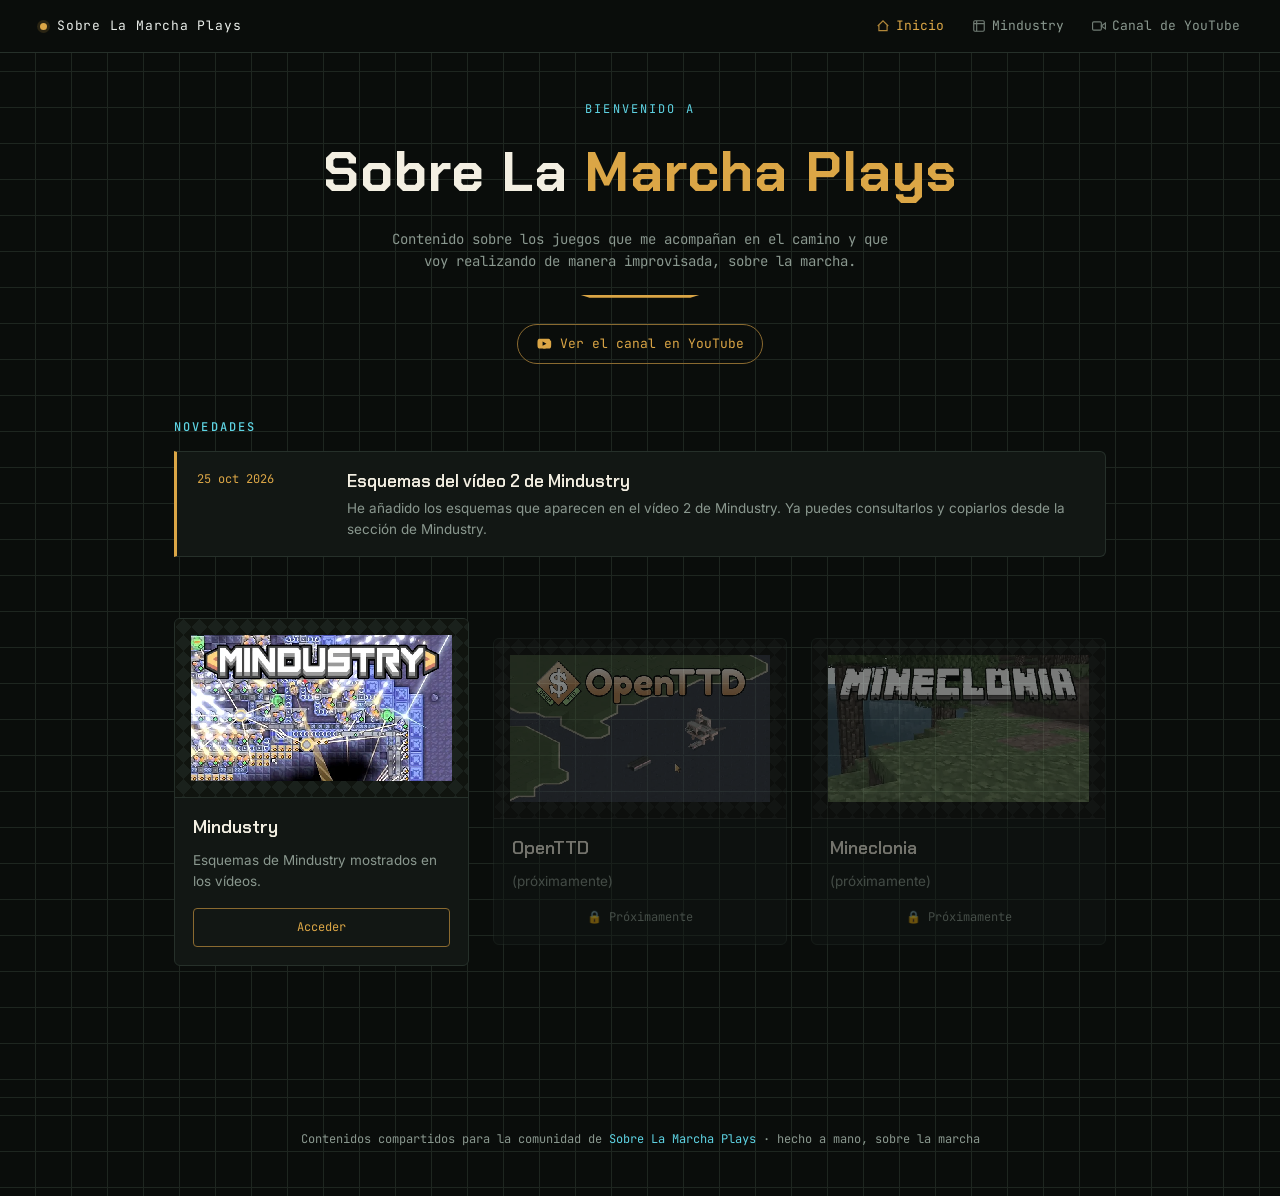
<file: index.html>
<!doctype html>
<html lang="es">
    <head>
        <meta charset="UTF-8" />
        <meta name="viewport" content="width=device-width, initial-scale=1.0" />
        <title>Sobre La Marcha Plays</title>
        <link rel="preconnect" href="https://fonts.googleapis.com" />
        <link rel="preconnect" href="https://fonts.gstatic.com" crossorigin />
        <link
            href="https://fonts.googleapis.com/css2?family=Chakra+Petch:wght@500;600;700&family=Inter:wght@400;500&family=JetBrains+Mono:wght@400;500&display=swap"
            rel="stylesheet"
        />
        <link rel="stylesheet" href="styles.css" />
    </head>
    <body>
        <script src="icons.js"></script>
        <div class="sitebar">
            <a class="sitebar-brand" href="index.html">
                <span class="dot"></span>
                Sobre La Marcha Plays
            </a>
            <nav class="sitebar-nav">
                <a href="index.html" class="current">
                    <svg class="icon"><use href="#icon-home"></use></svg>
                    <span>Inicio</span>
                </a>
                <a href="mindustry.html">
                    <svg class="icon"><use href="#icon-grid"></use></svg>
                    <span>Mindustry</span>
                </a>
                <a
                    href="https://www.youtube.com/@SobreLaMarchaPlays"
                    target="_blank"
                    rel="noopener"
                >
                    <svg class="icon"><use href="#icon-play"></use></svg>
                    <span>Canal de YouTube</span>
                </a>
            </nav>
        </div>

        <div class="home-header">
            <p class="eyebrow">Bienvenido a</p>
            <h1>Sobre La <span>Marcha Plays</span></h1>
            <p class="sub">
                Contenido sobre los juegos que me acompañan en el camino y que
                voy realizando de manera improvisada, sobre la marcha.
            </p>
            <div class="rule"></div>
            <a
                class="btn btn-pill mt-lg"
                href="https://www.youtube.com/@SobreLaMarchaPlays"
                target="_blank"
                rel="noopener"
            >
                <svg class="icon"><use href="#icon-youtube"></use></svg>
                <span>Ver el canal en YouTube</span>
            </a>
        </div>

        <section class="changelog" aria-labelledby="changelog-title">
            <h2 id="changelog-title" class="changelog-title">Novedades</h2>
            <ol class="changelog-list">
                <li class="changelog-entry">
                    <time datetime="2026-10-25">25 oct 2026</time>
                    <div class="changelog-body">
                        <h3>Esquemas del vídeo 2 de Mindustry</h3>
                        <p>
                            He añadido los esquemas que aparecen en el vídeo 2
                            de Mindustry. Ya puedes consultarlos y copiarlos
                            desde la sección de Mindustry.
                        </p>
                    </div>
                </li>
            </ol>
        </section>

        <main>
            <div class="hub-grid">
                <a href="mindustry.html" class="hub-card">
                    <div class="hub-card-img checkerboard">
                        <img src="img/sections/mindustry.webp" alt="Mindustry" />
                    </div>
                    <h3>Mindustry</h3>
                    <p>Esquemas de Mindustry mostrados en los vídeos.</p>
                    <span class="hub-card-btn">Acceder</span>
                </a>
                <div class="hub-card coming-soon">
                    <div class="hub-card-img checkerboard">
                        <img src="img/sections/openttd.webp" alt="OpenTTD" />
                    </div>
                    <h3>OpenTTD</h3>
                    <p>(próximamente)</p>
                    <span class="coming-soon-label"
                        >&#x1f512; Próximamente</span
                    >
                </div>
                <div class="hub-card coming-soon">
                    <div class="hub-card-img checkerboard">
                        <img
                            src="img/sections/mineclonia.webp"
                            alt="Mineclonia"
                        />
                    </div>
                    <h3>Mineclonia</h3>
                    <p>(próximamente)</p>
                    <span class="coming-soon-label"
                        >&#x1f512; Próximamente</span
                    >
                </div>
            </div>
        </main>

        <footer>
            Contenidos compartidos para la comunidad de
            <a
                href="https://www.youtube.com/@SobreLaMarchaPlays"
                target="_blank"
                rel="noopener"
                >Sobre La Marcha Plays</a
            >
            · hecho a mano, sobre la marcha
        </footer>
    </body>
</html>
</file>
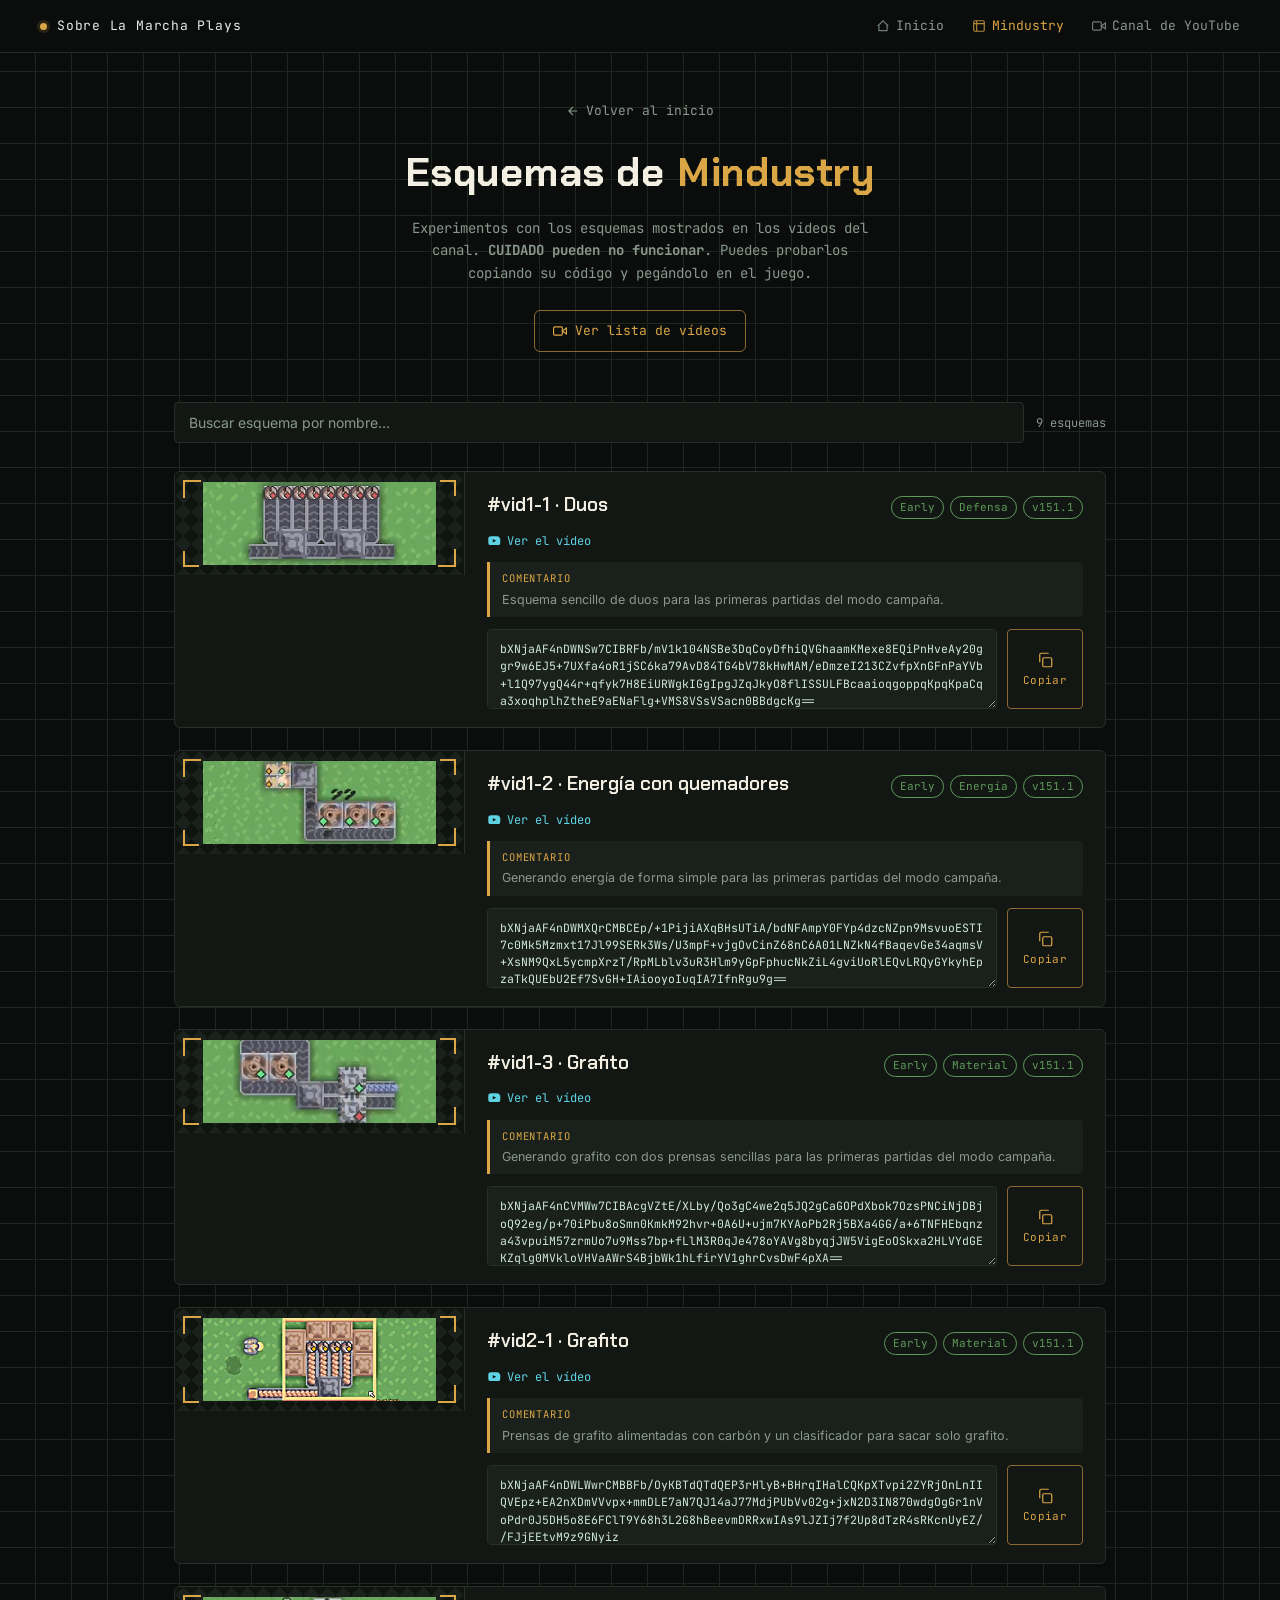
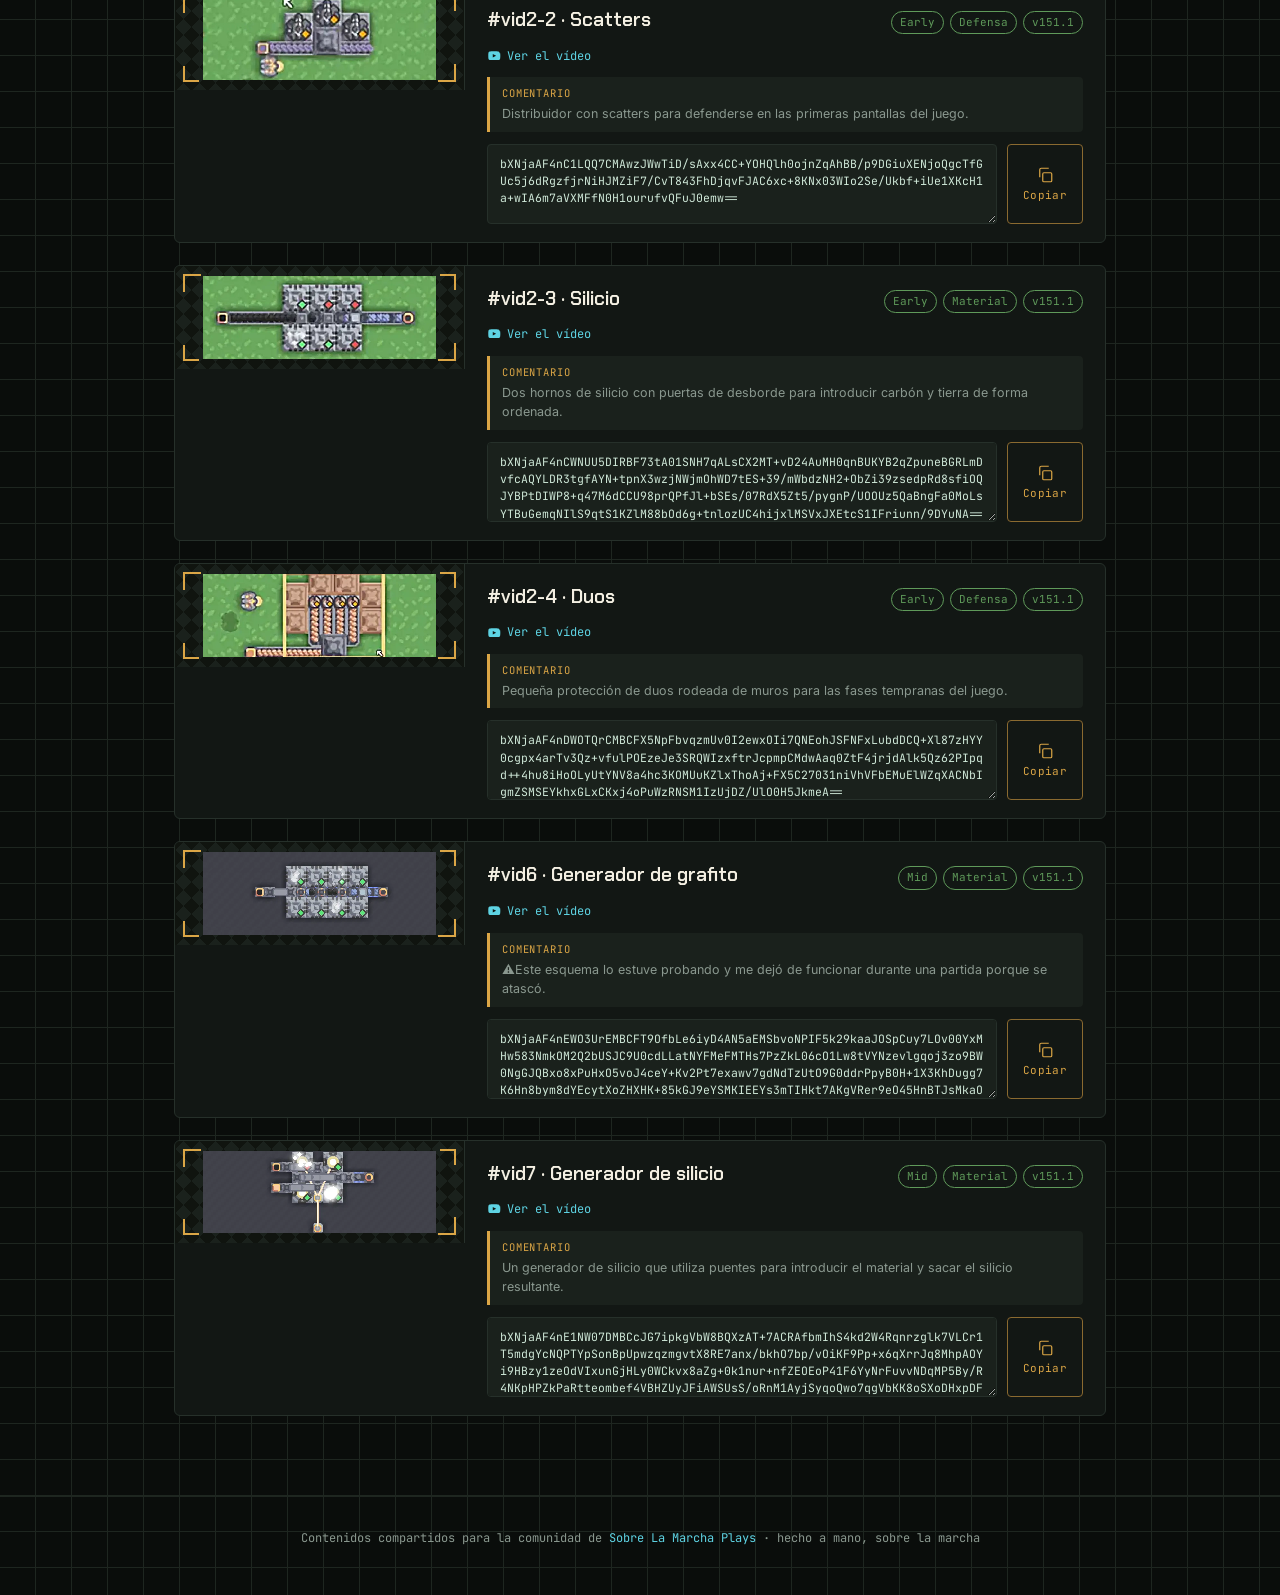
<file: mindustry.html>
<!doctype html>
<html lang="es">
    <head>
        <meta charset="UTF-8" />
        <meta name="viewport" content="width=device-width, initial-scale=1.0" />
        <title>Sobre La Marcha Plays — Esquemas de Mindustry</title>
        <link rel="preconnect" href="https://fonts.googleapis.com" />
        <link rel="preconnect" href="https://fonts.gstatic.com" crossorigin />
        <link
            href="https://fonts.googleapis.com/css2?family=Chakra+Petch:wght@500;600;700&family=Inter:wght@400;500&family=JetBrains+Mono:wght@400;500&display=swap"
            rel="stylesheet"
        />
        <link rel="stylesheet" href="styles.css" />
    </head>
    <body>
        <script src="icons.js"></script>
        <div class="sitebar">
            <a class="sitebar-brand" href="index.html">
                <span class="dot"></span>
                Sobre La Marcha Plays
            </a>
            <nav class="sitebar-nav">
                <a href="index.html">
                    <svg class="icon"><use href="#icon-home"></use></svg>
                    <span>Inicio</span>
                </a>
                <a href="mindustry.html" class="current">
                    <svg class="icon"><use href="#icon-grid"></use></svg>
                    <span>Mindustry</span>
                </a>
                <a
                    href="https://www.youtube.com/@SobreLaMarchaPlays"
                    target="_blank"
                    rel="noopener"
                >
                    <svg class="icon"><use href="#icon-play"></use></svg>
                    <span>Canal de YouTube</span>
                </a>
            </nav>
        </div>

        <div class="page-header">
            <a class="back-link" href="index.html">
                <svg class="icon"><use href="#icon-back"></use></svg>
                Volver al inicio
            </a>
            <h1>Esquemas de <span class="accent">Mindustry</span></h1>
            <p class="desc">
                Experimentos con los esquemas mostrados en los vídeos del canal.
                <strong>CUIDADO pueden no funcionar</strong>. Puedes probarlos
                copiando su código y pegándolo en el juego.
            </p>
            <div class="header-actions">
                <a
                    href="https://www.youtube.com/watch?v=RHHRqLTn9Wk&list=PLnLiPv-CvFITaGWamanoA4eZjylTkHsce"
                    target="_blank"
                    rel="noopener"
                    class="btn"
                >
                    <svg class="icon"><use href="#icon-play"></use></svg>
                    Ver lista de vídeos
                </a>
            </div>
        </div>

        <main>
            <div class="toolbar">
                <input
                    type="search"
                    id="search"
                    placeholder="Buscar esquema por nombre…"
                />
                <span class="count" id="count"></span>
            </div>

            <div class="list" id="list"></div>
            <p class="empty" id="empty" style="display: none">
                No se ha encontrado ningún esquema con ese nombre.
            </p>
        </main>

        <footer>
            Contenidos compartidos para la comunidad de
            <a
                href="https://www.youtube.com/@SobreLaMarchaPlays"
                target="_blank"
                rel="noopener"
                >Sobre La Marcha Plays</a
            >
            · hecho a mano, sobre la marcha
        </footer>

        <script src="data.js" defer></script>
        <script src="app.js" defer></script>
    </body>
</html>
</file>
<file: styles.css>
:root {
    --bg: #0a0d0b;
    --surface: #121714;
    --surface-2: #1a211c;
    --border: #26302a;
    --border-soft: #1e2620;
    --text: #e9ede9;
    --text-dim: #8a988f;
    --gold: #dba646;
    --gold-dim: #8a6a30;
    --green: #5f9a5a;
    --cyan: #5ed3e3;
    --line: #26302a;
    --line-soft: #1e2620;
}
* {
    box-sizing: border-box;
}
.icon {
    width: 14px;
    height: 14px;
    flex-shrink: 0;
}
html,
body {
    margin: 0;
    padding: 0;
}
body {
    background: var(--bg);
    color: var(--text);
    font-family: "Inter", sans-serif;
    line-height: 1.55;
    background-image:
        linear-gradient(var(--border-soft) 1px, transparent 1px),
        linear-gradient(90deg, var(--border-soft) 1px, transparent 1px);
    background-size: 36px 36px;
    background-position: -1px -1px;
}

/* ---------- sitebar ---------- */
.sitebar {
    position: fixed;
    top: 0;
    left: 0;
    right: 0;
    z-index: 100;
    display: flex;
    align-items: center;
    justify-content: space-between;
    padding: 16px 40px;
    border-bottom: 1px solid var(--line);
    background: var(--bg);
}
.sitebar-brand {
    display: flex;
    align-items: center;
    gap: 10px;
    font-family: "JetBrains Mono", monospace;
    font-size: 13px;
    letter-spacing: 0.06em;
    color: var(--text);
    text-decoration: none;
}
.sitebar-brand .dot {
    width: 7px;
    height: 7px;
    border-radius: 50%;
    background: var(--gold);
    box-shadow: 0 0 0 3px rgba(219, 166, 70, 0.15);
    flex-shrink: 0;
}
.sitebar-nav {
    display: flex;
    gap: 28px;
    font-family: "JetBrains Mono", monospace;
    font-size: 13px;
}
.sitebar-nav a {
    color: var(--text-dim);
    text-decoration: none;
    display: flex;
    align-items: center;
    gap: 6px;
    transition: color 0.15s ease;
}
.sitebar-nav a:hover {
    color: var(--cyan);
}
.sitebar-nav a svg {
    width: 14px;
    height: 14px;
    opacity: 0.8;
}
.sitebar-nav .current {
    color: var(--gold);
}

/* ---------- page header ---------- */
.page-header {
    padding: 100px 24px 40px;
    max-width: 720px;
    margin: 0 auto;
    text-align: center;
}
.back-link {
    display: inline-flex;
    align-items: center;
    gap: 6px;
    font-family: "JetBrains Mono", monospace;
    font-size: 13px;
    color: var(--text-dim);
    text-decoration: none;
    margin-bottom: 20px;
    transition: color 0.15s ease;
}
.back-link:hover {
    color: var(--cyan);
}
.back-link svg {
    width: 14px;
    height: 14px;
}
.page-header h1 {
    font-family: "Chakra Petch", sans-serif;
    font-weight: 700;
    font-size: clamp(28px, 5vw, 40px);
    letter-spacing: 0.02em;
    margin: 0 0 14px;
    color: #f3efe2;
}
.page-header h1 .accent {
    color: var(--gold);
}
.page-header .desc {
    font-family: "JetBrains Mono", monospace;
    font-size: 14px;
    color: var(--text-dim);
    line-height: 1.6;
    margin: 0 auto 26px;
    max-width: 480px;
}
.header-actions {
    display: flex;
    gap: 12px;
    justify-content: center;
}
.btn {
    display: inline-flex;
    align-items: center;
    gap: 8px;
    padding: 10px 18px;
    border-radius: 6px;
    font-family: "JetBrains Mono", monospace;
    font-size: 13px;
    text-decoration: none;
    border: 1px solid var(--gold-dim);
    color: var(--gold);
    transition:
        border-color 0.15s ease,
        color 0.15s ease;
}
.btn:hover {
    border-color: var(--gold);
    color: #f0c46e;
}
.btn svg {
    width: 14px;
    height: 14px;
}
.btn-pill {
    border-radius: 20px;
    padding: 9px 18px;
}
.btn-pill svg {
    width: 16px;
    height: 16px;
}
.mt-lg {
    margin-top: 26px;
}

/* ---------- home header ---------- */
.home-header {
    padding: 100px 24px 18px;
    text-align: center;
}
.home-header .eyebrow {
    font-family: "JetBrains Mono", monospace;
    font-size: 12px;
    letter-spacing: 0.18em;
    color: var(--cyan);
    text-transform: uppercase;
    margin: 0 0 10px;
}
.home-header h1 {
    font-family: "Chakra Petch", sans-serif;
    font-weight: 700;
    font-size: clamp(32px, 6vw, 56px);
    letter-spacing: 0.02em;
    margin: 0;
    color: #f3efe2;
}
.home-header h1 span {
    color: var(--gold);
}
.home-header p.sub {
    font-family: "JetBrains Mono", monospace;
    color: var(--text-dim);
    font-size: 14px;
    margin: 14px auto 0;
    max-width: 520px;
}
.home-header .rule {
    width: 120px;
    height: 3px;
    background: var(--gold);
    margin: 22px auto 0;
    clip-path: polygon(0 0, 100% 0, 92% 100%, 8% 100%);
}
/* ---------- divider & note ---------- */
.divider {
    height: 1px;
    background: var(--line);
    margin: 0 40px;
}
.build-note {
    max-width: 640px;
    margin: 32px auto 0;
    padding: 16px 20px;
    background: var(--surface);
    border-left: 3px solid var(--cyan);
    border-radius: 0 6px 6px 0;
    font-size: 13px;
    color: var(--text-dim);
    line-height: 1.6;
}
.build-note strong {
    color: var(--text);
}

/* ---------- layout ---------- */
main {
    max-width: 980px;
    margin: 0 auto;
    padding: 10px 24px 80px;
}

.toolbar {
    display: flex;
    gap: 12px;
    align-items: center;
    margin-bottom: 28px;
    flex-wrap: wrap;
}
.toolbar input[type="search"] {
    flex: 1;
    min-width: 200px;
    background: var(--surface);
    border: 1px solid var(--border);
    color: var(--text);
    font-family: "Inter", sans-serif;
    font-size: 14px;
    padding: 11px 14px;
    border-radius: 4px;
    outline: none;
}
.toolbar input[type="search"]::placeholder {
    color: var(--text-dim);
}
.toolbar input[type="search"]:focus {
    border-color: var(--cyan);
}
.count {
    font-family: "JetBrains Mono", monospace;
    font-size: 12px;
    color: var(--text-dim);
    white-space: nowrap;
}

/* ---------- schematic card ---------- */
.list {
    display: flex;
    flex-direction: column;
    gap: 22px;
}

.card {
    background: var(--surface);
    border: 1px solid var(--border);
    border-radius: 6px;
    display: grid;
    grid-template-columns: 290px 1fr;
    overflow: hidden;
}
@media (max-width: 700px) {
    .card {
        grid-template-columns: 1fr;
    }
}
.checkerboard {
    background:
        linear-gradient(45deg, #10140f 25%, transparent 25%) 0 0/16px 16px,
        linear-gradient(-45deg, #10140f 25%, transparent 25%) 0 0/16px 16px,
        linear-gradient(45deg, transparent 75%, #10140f 75%) 0 0/16px 16px,
        linear-gradient(-45deg, transparent 75%, #10140f 75%) 0 0/16px 16px,
        var(--surface-2);
}

.thumb {
    position: relative;
    display: flex;
    align-items: center;
    justify-content: center;
    aspect-ratio: 725/257;
    border-right: 1px solid var(--border);
    padding: 10px;
}
@media (max-width: 700px) {
    .thumb {
        border-right: none;
        border-bottom: 1px solid var(--border);
    }
}
.thumb img {
    width: 100%;
    height: 100%;
    object-fit: contain;
    image-rendering: pixelated;
    display: block;
}
.thumb::before,
.thumb::after,
.thumb .br1,
.thumb .br2 {
    content: "";
    position: absolute;
    width: 16px;
    height: 16px;
    border-color: var(--gold);
    border-style: solid;
}
.thumb::before {
    top: 8px;
    left: 8px;
    border-width: 2px 0 0 2px;
}
.thumb::after {
    bottom: 8px;
    right: 8px;
    border-width: 0 2px 2px 0;
}
.thumb .br1 {
    top: 8px;
    right: 8px;
    border-width: 2px 2px 0 0;
}
.thumb .br2 {
    bottom: 8px;
    left: 8px;
    border-width: 0 0 2px 2px;
}

.content {
    padding: 18px 22px;
    display: flex;
    flex-direction: column;
    gap: 12px;
    min-width: 0;
}
.content .head {
    display: flex;
    align-items: baseline;
    justify-content: space-between;
    gap: 12px;
    flex-wrap: wrap;
}
.content h3 {
    font-family: "Chakra Petch", sans-serif;
    font-size: 19px;
    font-weight: 600;
    margin: 0;
    color: #f3efe2;
}
.content .tag {
    font-family: "JetBrains Mono", monospace;
    font-size: 11px;
    color: var(--green);
    border: 1px solid var(--green);
    padding: 2px 8px;
    border-radius: 20px;
    white-space: nowrap;
}
.content .tags {
    display: flex;
    flex-wrap: wrap;
    gap: 6px;
    justify-content: flex-end;
}
.content .desc {
    font-size: 13.5px;
    color: var(--text-dim);
    margin: 0;
}
.content .video-link {
    font-family: "JetBrains Mono", monospace;
    font-size: 12px;
    color: var(--cyan);
    text-decoration: none;
    display: inline-flex;
    align-items: center;
    gap: 6px;
    width: fit-content;
}
.content .video-link:hover {
    text-decoration: underline;
}
.content .video-pending {
    font-family: "JetBrains Mono", monospace;
    font-size: 12px;
    color: var(--text-dim);
    font-style: italic;
}

.content .comment {
    font-size: 12.5px;
    color: var(--text-dim);
    margin: 0;
    padding: 8px 12px;
    background: var(--surface-2);
    border-left: 3px solid var(--gold);
    border-radius: 0 4px 4px 0;
    line-height: 1.55;
}
.content .comment .comment-label {
    display: block;
    font-family: "JetBrains Mono", monospace;
    font-size: 10.5px;
    letter-spacing: 0.08em;
    text-transform: uppercase;
    color: var(--gold);
    margin-bottom: 3px;
}

.code-row {
    display: flex;
    gap: 10px;
    align-items: stretch;
}
.code-row textarea {
    flex: 1;
    min-width: 0;
    background: var(--surface-2);
    border: 1px solid var(--border);
    color: #cfe8d8;
    font-family: "JetBrains Mono", monospace;
    font-size: 11.5px;
    line-height: 1.5;
    padding: 10px 12px;
    border-radius: 4px;
    resize: vertical;
    min-height: 80px;
    max-height: 160px;
}
.code-row textarea:focus {
    outline: none;
    border-color: var(--cyan);
}

.copy-btn {
    flex-shrink: 0;
    display: flex;
    flex-direction: column;
    align-items: center;
    justify-content: center;
    gap: 4px;
    width: 76px;
    background: transparent;
    border: 1px solid var(--gold-dim);
    color: var(--gold);
    font-family: "JetBrains Mono", monospace;
    font-size: 11px;
    letter-spacing: 0.03em;
    border-radius: 4px;
    cursor: pointer;
    transition:
        border-color 0.15s,
        color 0.15s;
}
.copy-btn:hover {
    border-color: var(--gold);
}
.copy-btn.copied {
    border-color: var(--cyan);
    color: var(--cyan);
}
.copy-btn svg {
    width: 18px;
    height: 18px;
}

.empty {
    text-align: center;
    color: var(--text-dim);
    font-family: "JetBrains Mono", monospace;
    font-size: 13px;
    padding: 60px 0;
}

footer {
    text-align: center;
    padding: 32px 24px 48px;
    border-top: 1px solid var(--border-soft);
    color: var(--text-dim);
    font-family: "JetBrains Mono", monospace;
    font-size: 12px;
}
footer a {
    color: var(--cyan);
    text-decoration: none;
}
footer a:hover {
    text-decoration: underline;
}

/* ---------- hub grid ---------- */
.hub-grid {
    display: grid;
    grid-template-columns: repeat(3, 1fr);
    gap: 24px;
    align-items: center;
    min-height: 50vh;
}

.hub-card {
    background: var(--surface);
    border: 1px solid var(--border);
    border-radius: 6px;
    padding: 0;
    text-decoration: none;
    color: inherit;
    display: flex;
    flex-direction: column;
    overflow: hidden;
    transition: border-color 0.15s;
}
.hub-card:hover {
    border-color: var(--gold-dim);
}

.hub-card-img {
    aspect-ratio: 16/9;
    display: flex;
    align-items: center;
    justify-content: center;
    padding: 16px;
    border-bottom: 1px solid var(--border);
}
.hub-card-img img {
    width: 100%;
    height: 100%;
    object-fit: contain;
    image-rendering: pixelated;
}

.hub-card h3 {
    font-family: "Chakra Petch", sans-serif;
    font-size: 18px;
    font-weight: 600;
    margin: 16px 18px 0;
    color: #f3efe2;
}
.hub-card p {
    font-size: 13.5px;
    color: var(--text-dim);
    margin: 8px 18px 0;
    flex: 1;
}
.hub-card-btn {
    font-family: "JetBrains Mono", monospace;
    font-size: 12px;
    color: var(--gold);
    border: 1px solid var(--gold-dim);
    padding: 9px 18px;
    border-radius: 4px;
    text-align: center;
    margin: 16px 18px 18px;
    transition:
        border-color 0.15s,
        color 0.15s;
}
.hub-card:hover .hub-card-btn {
    border-color: var(--gold);
}

.hub-card.coming-soon {
    opacity: 0.45;
    pointer-events: none;
}
.hub-card.coming-soon .hub-card-img {
    filter: grayscale(60%);
}

.coming-soon-label {
    font-family: "JetBrains Mono", monospace;
    font-size: 12px;
    color: var(--text-dim);
    text-align: center;
    margin: 16px 18px 18px;
}

@media (max-width: 700px) {
    .hub-grid {
        grid-template-columns: 1fr;
    }
}

/* ---------- changelog ---------- */
.changelog {
    max-width: 980px;
    margin: 36px auto 0;
    padding: 0 24px;
}
.changelog-title {
    font-family: "JetBrains Mono", monospace;
    font-size: 12px;
    font-weight: 500;
    letter-spacing: 0.18em;
    color: var(--cyan);
    text-transform: uppercase;
    margin: 0 0 14px;
}
.changelog-list {
    list-style: none;
    margin: 0;
    padding: 0;
    display: flex;
    flex-direction: column;
    gap: 14px;
}
.changelog-entry {
    display: grid;
    grid-template-columns: 130px 1fr;
    gap: 20px;
    background: var(--surface);
    border: 1px solid var(--border);
    border-left: 3px solid var(--gold);
    border-radius: 0 6px 6px 0;
    padding: 16px 20px;
}
.changelog-entry time {
    font-family: "JetBrains Mono", monospace;
    font-size: 12px;
    color: var(--gold);
    white-space: nowrap;
    padding-top: 2px;
}
.changelog-body h3 {
    font-family: "Chakra Petch", sans-serif;
    font-size: 17px;
    font-weight: 600;
    margin: 0 0 4px;
    color: #f3efe2;
}
.changelog-body p {
    font-size: 13.5px;
    color: var(--text-dim);
    margin: 0;
}
@media (max-width: 640px) {
    .changelog {
        margin-top: 28px;
        padding: 0 20px;
    }
    .changelog-entry {
        grid-template-columns: 1fr;
        gap: 6px;
    }
}

/* ---------- responsive ---------- */
@media (max-width: 640px) {
    .sitebar {
        padding: 14px 20px;
    }
    .sitebar-nav {
        gap: 16px;
    }
    .sitebar-nav a span {
        display: none;
    }
    .page-header {
        padding: 80px 16px 32px;
    }
    .page-header h1 {
        font-size: 26px;
    }
    .home-header {
        padding: 80px 20px 36px;
    }
    .home-header h1 {
        font-size: 32px;
    }
    .divider {
        margin: 0 20px;
    }
    .build-note {
        margin-left: 20px;
        margin-right: 20px;
    }
    main {
        padding-left: 20px;
        padding-right: 20px;
    }
}
</file>
